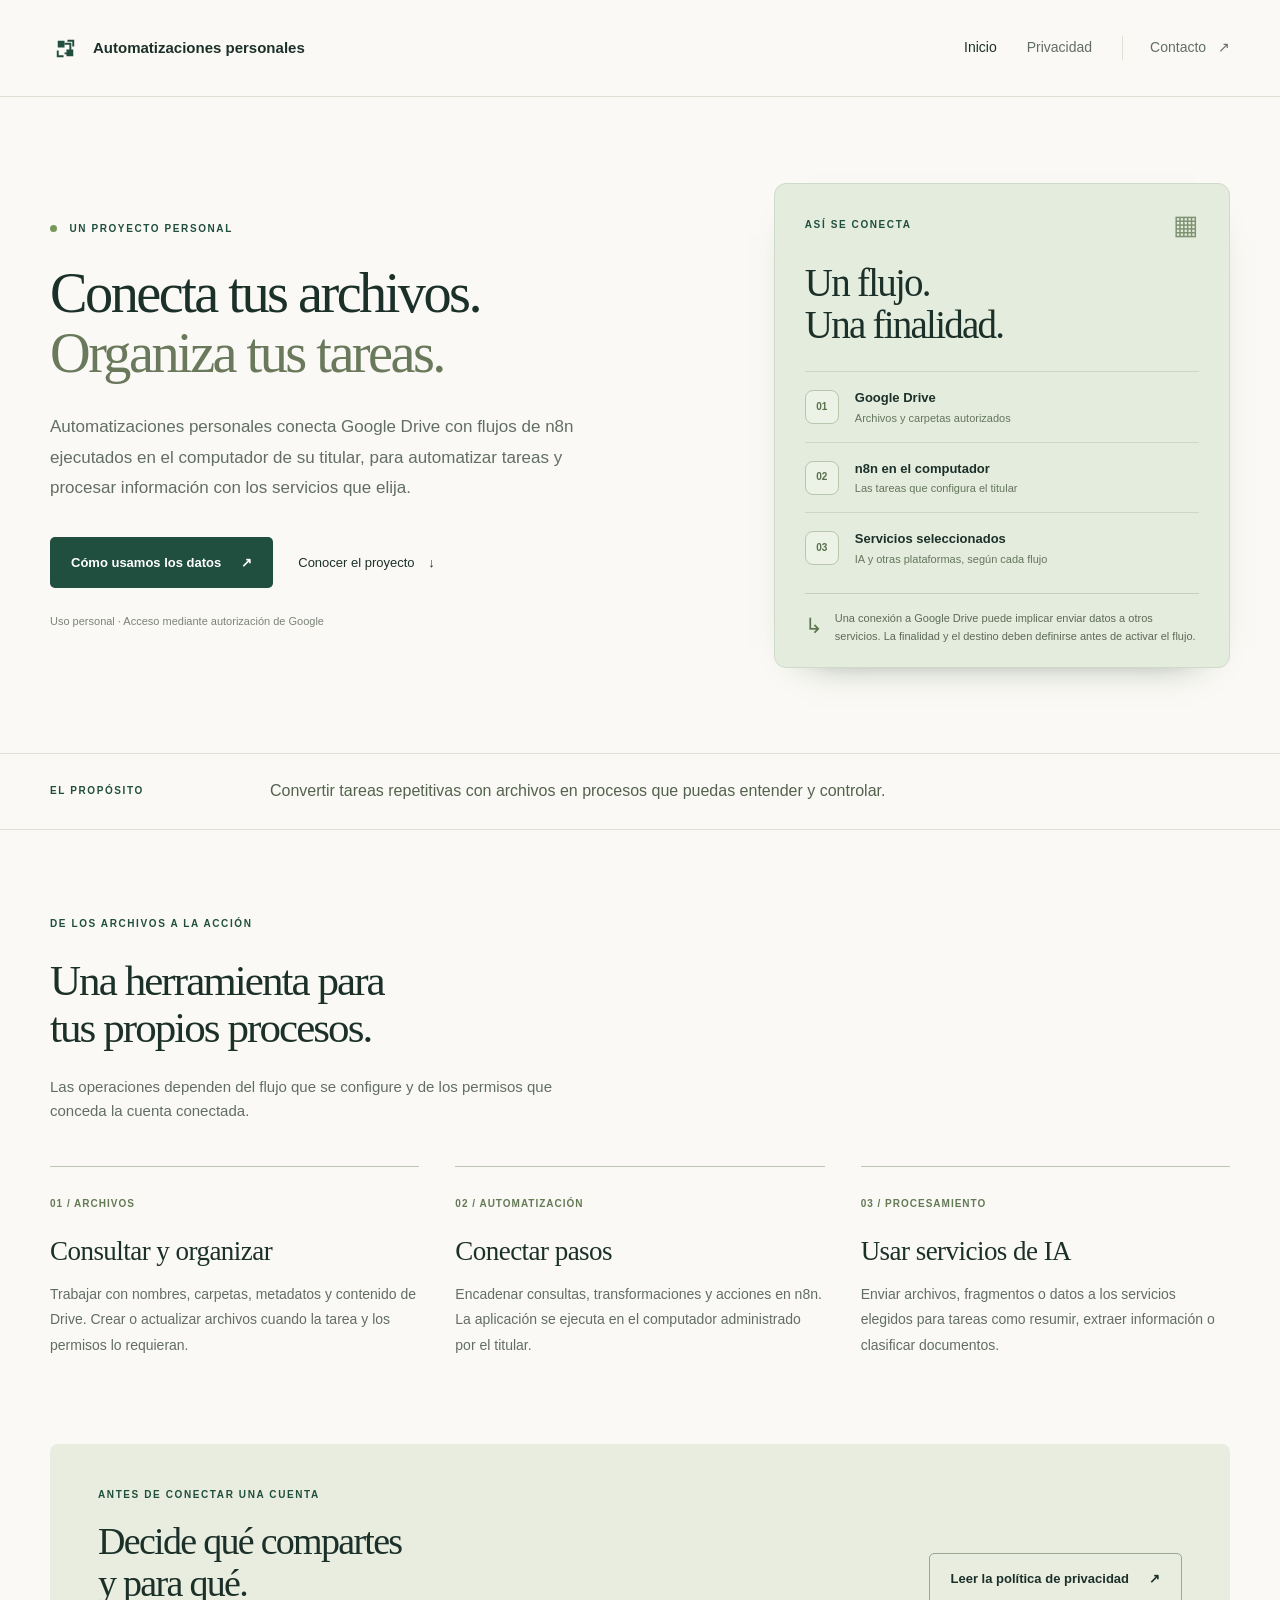
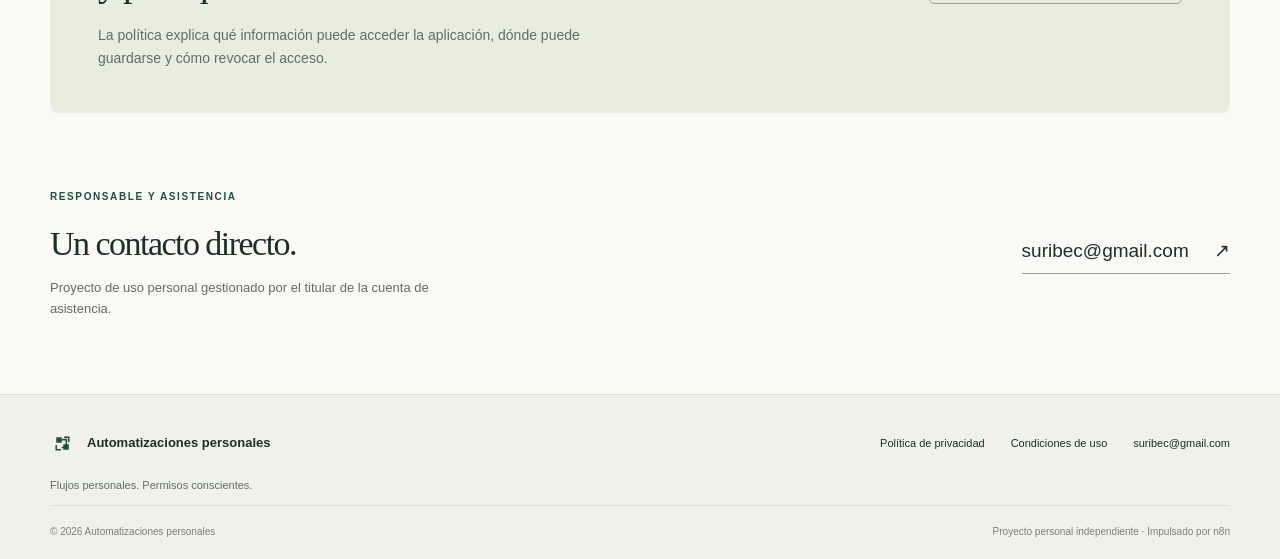
<file: index.html>
<!doctype html>
<html lang="es"><head><meta charset="utf-8"><meta name="viewport" content="width=device-width, initial-scale=1"><meta name="color-scheme" content="light"><title>Automatizaciones personales</title><meta name="description" content="Automatizaciones personales con n8n, Google Drive y servicios de IA elegidos por su titular. Información sobre funcionamiento, permisos y privacidad."><link rel="icon" type="image/svg+xml" href="favicon.svg"><link rel="stylesheet" href="styles.css"></head>
<body><a class="skip-link" href="#contenido">Saltar al contenido</a><header class="site-header"><div class="container header-inner"><a class="brand" href="index.html"><svg viewBox="0 0 32 32" aria-hidden="true"><path d="M8 8h7v7H8zM17 17h7v7h-7z" fill="currentColor"/><path d="M18 8h6v6M8 18v6h6M15 11h6v10h-6" fill="none" stroke="currentColor" stroke-width="2"/></svg><span>Automatizaciones personales</span></a><nav aria-label="Principal"><a href="index.html" aria-current="page">Inicio</a><a href="privacidad.html" >Privacidad</a><a class="contact-link" href="mailto:suribec@gmail.com">Contacto <span aria-hidden="true">↗</span></a></nav></div></header>
<main id="contenido"><section class="hero container"><div class="hero-copy"><p class="eyebrow"><span class="status-dot"></span> UN PROYECTO PERSONAL</p><h1>Conecta tus archivos.<br><span>Organiza tus tareas.</span></h1><p class="hero-description">Automatizaciones personales conecta Google Drive con flujos de n8n ejecutados en el computador de su titular, para automatizar tareas y procesar información con los servicios que elija.</p><div class="hero-actions"><a class="button button-dark" href="privacidad.html">Cómo usamos los datos <span aria-hidden="true">↗</span></a><a class="text-link" href="#funcionamiento">Conocer el proyecto <span aria-hidden="true">↓</span></a></div><p class="hero-note">Uso personal · Acceso mediante autorización de Google</p></div><aside class="flow-panel" aria-labelledby="flow-title"><div class="panel-top"><span class="micro-label">ASÍ SE CONECTA</span><span class="tiny-grid" aria-hidden="true">▦</span></div><h2 id="flow-title">Un flujo.<br>Una finalidad.</h2><ol class="flow-steps"><li><span class="step-symbol" aria-hidden="true">01</span><div><strong>Google Drive</strong><span>Archivos y carpetas autorizados</span></div></li><li><span class="step-symbol" aria-hidden="true">02</span><div><strong>n8n en el computador</strong><span>Las tareas que configura el titular</span></div></li><li><span class="step-symbol" aria-hidden="true">03</span><div><strong>Servicios seleccionados</strong><span>IA y otras plataformas, según cada flujo</span></div></li></ol><div class="panel-note"><span aria-hidden="true">↳</span><p>Una conexión a Google Drive puede implicar enviar datos a otros servicios. La finalidad y el destino deben definirse antes de activar el flujo.</p></div></aside></section>
<section class="purpose-strip"><div class="container strip-inner"><span class="micro-label">EL PROPÓSITO</span><p>Convertir tareas repetitivas con archivos en procesos que puedas entender y controlar.</p></div></section>
<section id="funcionamiento" class="container section"><div class="section-heading"><p class="eyebrow">DE LOS ARCHIVOS A LA ACCIÓN</p><h2>Una herramienta para<br>tus propios procesos.</h2><p>Las operaciones dependen del flujo que se configure y de los permisos que conceda la cuenta conectada.</p></div><div class="feature-grid"><article><span class="feature-number">01 / ARCHIVOS</span><h3>Consultar y organizar</h3><p>Trabajar con nombres, carpetas, metadatos y contenido de Drive. Crear o actualizar archivos cuando la tarea y los permisos lo requieran.</p></article><article><span class="feature-number">02 / AUTOMATIZACIÓN</span><h3>Conectar pasos</h3><p>Encadenar consultas, transformaciones y acciones en n8n. La aplicación se ejecuta en el computador administrado por el titular.</p></article><article><span class="feature-number">03 / PROCESAMIENTO</span><h3>Usar servicios de IA</h3><p>Enviar archivos, fragmentos o datos a los servicios elegidos para tareas como resumir, extraer información o clasificar documentos.</p></article></div></section>
<section class="container privacy-band"><div><p class="eyebrow">ANTES DE CONECTAR UNA CUENTA</p><h2>Decide qué compartes<br>y para qué.</h2><p>La política explica qué información puede acceder la aplicación, dónde puede guardarse y cómo revocar el acceso.</p></div><a class="button button-outline" href="privacidad.html">Leer la política de privacidad <span aria-hidden="true">↗</span></a></section>
<section class="container contact-section"><div><p class="eyebrow">RESPONSABLE Y ASISTENCIA</p><h2>Un contacto directo.</h2><p>Proyecto de uso personal gestionado por el titular de la cuenta de asistencia.</p></div><a class="email-link" href="mailto:suribec@gmail.com">suribec@gmail.com <span aria-hidden="true">↗</span></a></section></main>
<footer class="site-footer"><div class="container footer-grid"><div><a class="brand" href="index.html"><svg viewBox="0 0 32 32" aria-hidden="true"><path d="M8 8h7v7H8zM17 17h7v7h-7z" fill="currentColor"/><path d="M18 8h6v6M8 18v6h6M15 11h6v10h-6" fill="none" stroke="currentColor" stroke-width="2"/></svg><span>Automatizaciones personales</span></a><p>Flujos personales. Permisos conscientes.</p></div><div class="footer-links"><a href="privacidad.html">Política de privacidad</a><a href="terminos.html">Condiciones de uso</a><a href="mailto:suribec@gmail.com">suribec@gmail.com</a></div></div><div class="container footer-bottom"><span>© 2026 Automatizaciones personales</span><span>Proyecto personal independiente · Impulsado por n8n</span></div></footer></body></html>
</file>
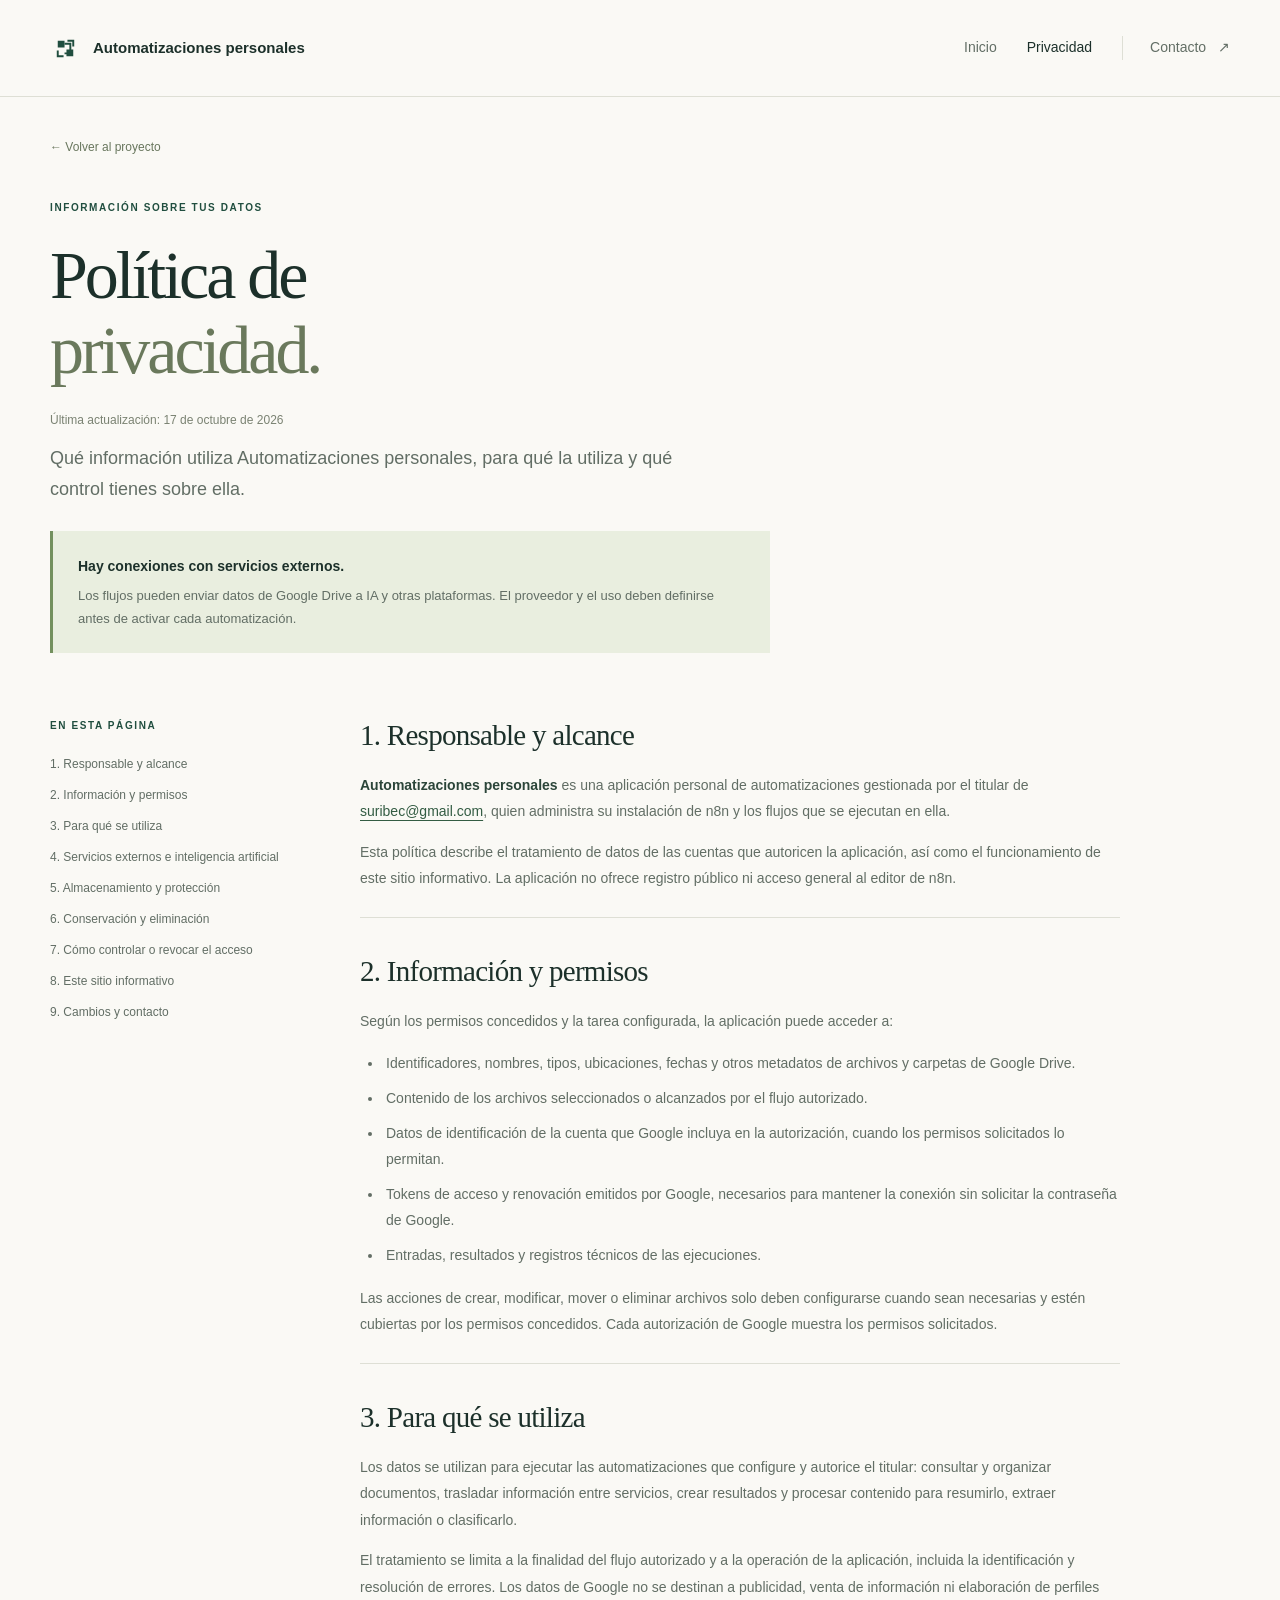
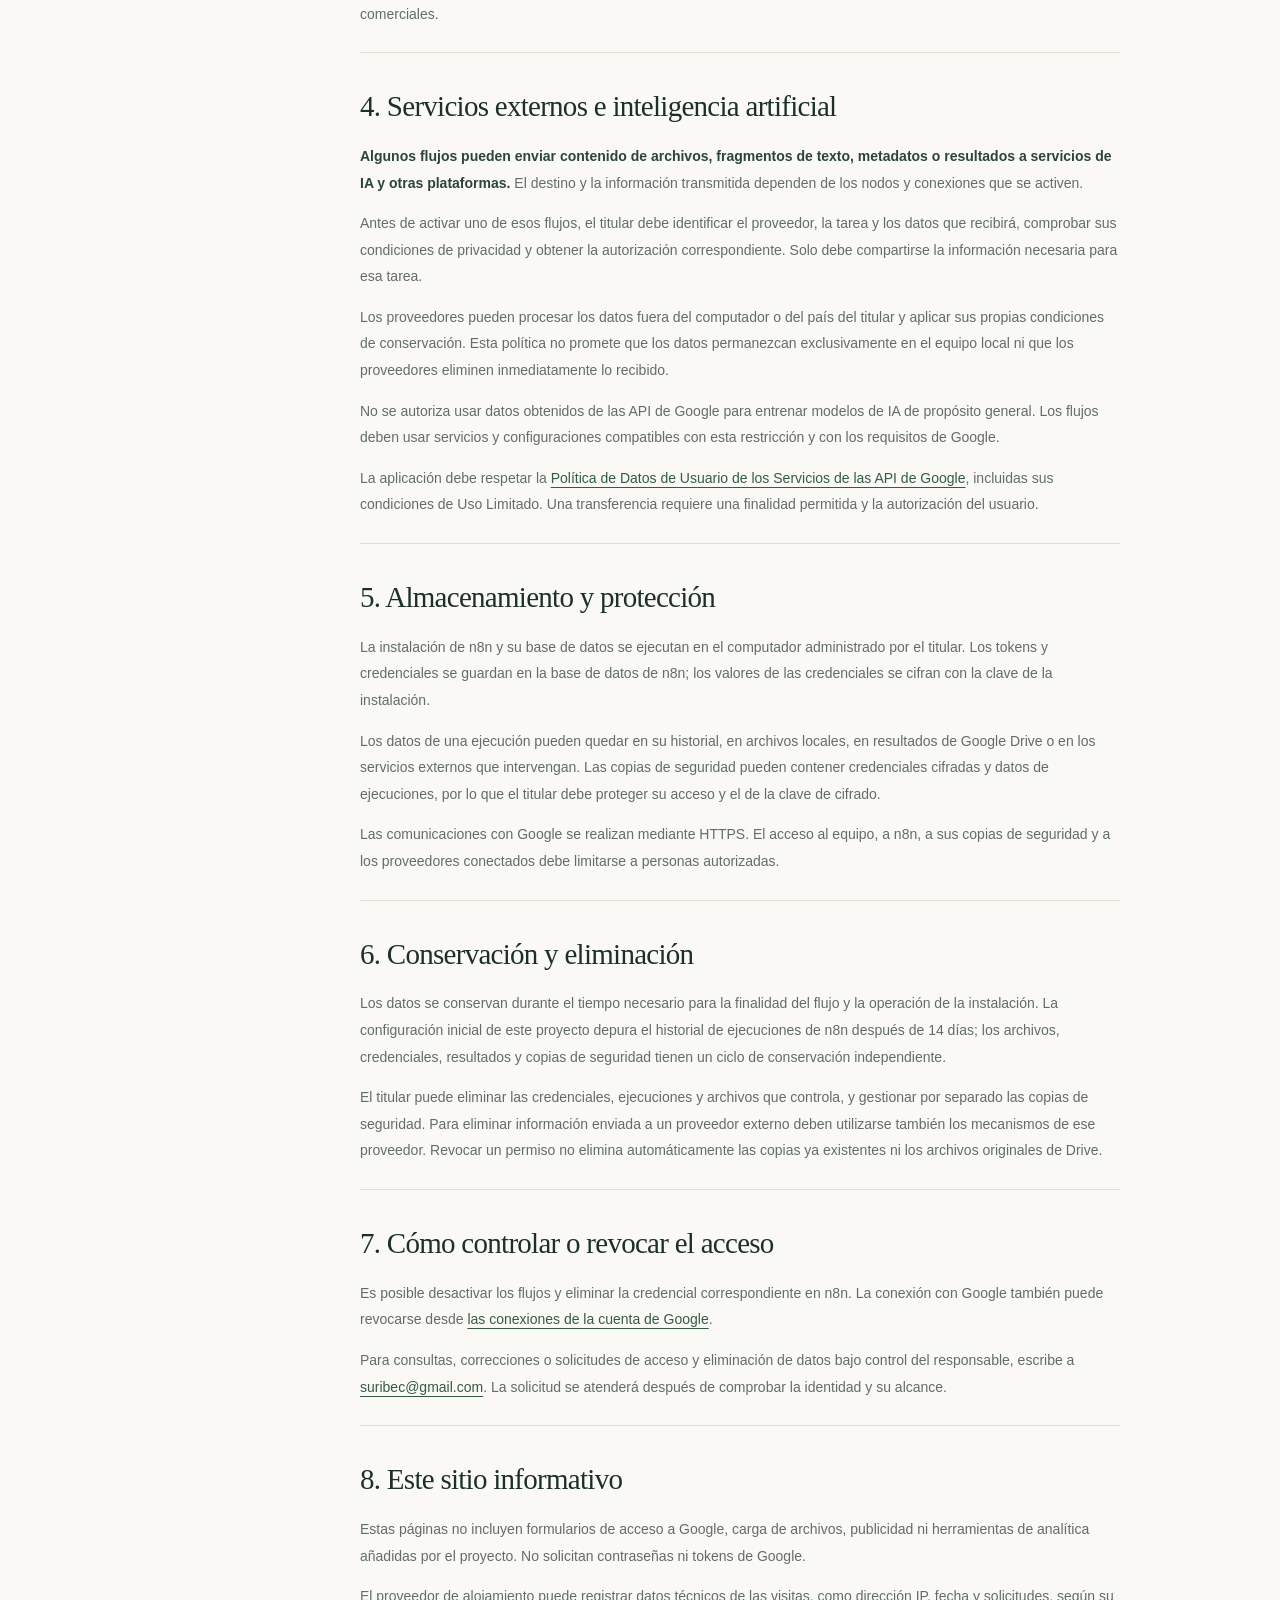
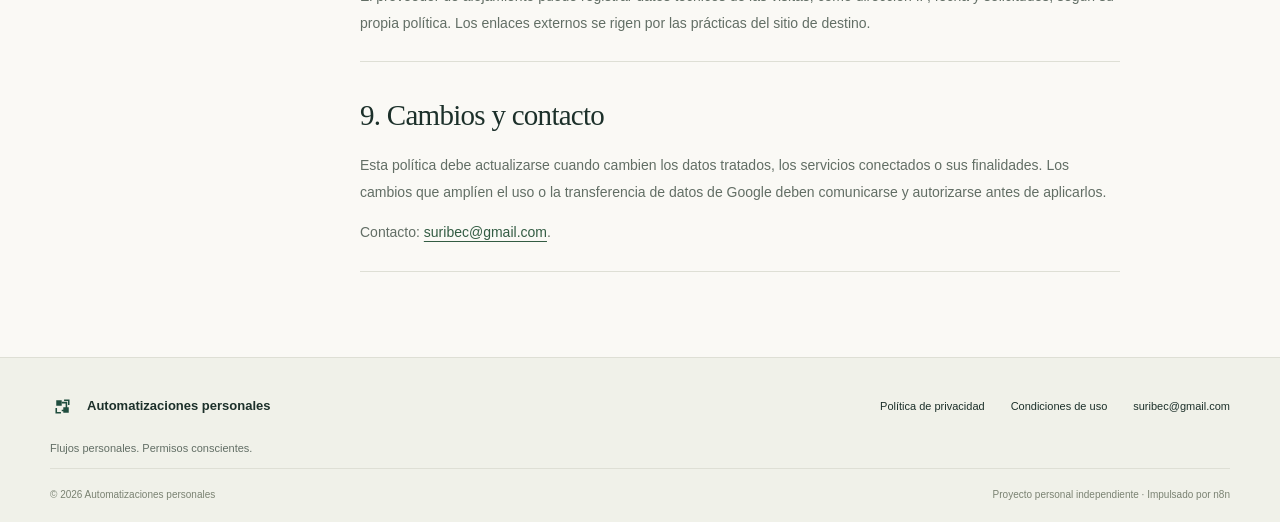
<file: privacidad.html>
<!doctype html>
<html lang="es"><head><meta charset="utf-8"><meta name="viewport" content="width=device-width, initial-scale=1"><meta name="color-scheme" content="light"><title>Política de privacidad | Automatizaciones personales</title><meta name="description" content="Automatizaciones personales con n8n, Google Drive y servicios de IA elegidos por su titular. Información sobre funcionamiento, permisos y privacidad."><link rel="icon" type="image/svg+xml" href="favicon.svg"><link rel="stylesheet" href="styles.css"></head>
<body><a class="skip-link" href="#contenido">Saltar al contenido</a><header class="site-header"><div class="container header-inner"><a class="brand" href="index.html"><svg viewBox="0 0 32 32" aria-hidden="true"><path d="M8 8h7v7H8zM17 17h7v7h-7z" fill="currentColor"/><path d="M18 8h6v6M8 18v6h6M15 11h6v10h-6" fill="none" stroke="currentColor" stroke-width="2"/></svg><span>Automatizaciones personales</span></a><nav aria-label="Principal"><a href="index.html" >Inicio</a><a href="privacidad.html" aria-current="page">Privacidad</a><a class="contact-link" href="mailto:suribec@gmail.com">Contacto <span aria-hidden="true">↗</span></a></nav></div></header>
<main id="contenido" class="container legal-main"><div class="legal-heading"><a class="back-link" href="index.html">← Volver al proyecto</a><p class="eyebrow">INFORMACIÓN SOBRE TUS DATOS</p><h1>Política de<br><span>privacidad.</span></h1><p class="legal-date">Última actualización: 17 de octubre de 2026</p><p class="legal-intro">Qué información utiliza Automatizaciones personales, para qué la utiliza y qué control tienes sobre ella.</p><div class="legal-callout"><strong>Hay conexiones con servicios externos.</strong><p>Los flujos pueden enviar datos de Google Drive a IA y otras plataformas. El proveedor y el uso deben definirse antes de activar cada automatización.</p></div></div><div class="legal-layout"><aside class="legal-toc"><p class="micro-label">EN ESTA PÁGINA</p><nav aria-label="Contenido de la política"><a href="#responsable">1. Responsable y alcance</a><a href="#datos">2. Información y permisos</a><a href="#finalidades">3. Para qué se utiliza</a><a href="#terceros">4. Servicios externos e inteligencia artificial</a><a href="#almacenamiento">5. Almacenamiento y protección</a><a href="#conservacion">6. Conservación y eliminación</a><a href="#control">7. Cómo controlar o revocar el acceso</a><a href="#sitio">8. Este sitio informativo</a><a href="#cambios">9. Cambios y contacto</a></nav></aside><div class="legal-content"><section id="responsable"><h2>1. Responsable y alcance</h2><p><strong>Automatizaciones personales</strong> es una aplicación personal de automatizaciones gestionada por el titular de <a href="mailto:suribec@gmail.com">suribec@gmail.com</a>, quien administra su instalación de n8n y los flujos que se ejecutan en ella.</p><p>Esta política describe el tratamiento de datos de las cuentas que autoricen la aplicación, así como el funcionamiento de este sitio informativo. La aplicación no ofrece registro público ni acceso general al editor de n8n.</p></section><section id="datos"><h2>2. Información y permisos</h2><p>Según los permisos concedidos y la tarea configurada, la aplicación puede acceder a:</p><ul><li>Identificadores, nombres, tipos, ubicaciones, fechas y otros metadatos de archivos y carpetas de Google Drive.</li><li>Contenido de los archivos seleccionados o alcanzados por el flujo autorizado.</li><li>Datos de identificación de la cuenta que Google incluya en la autorización, cuando los permisos solicitados lo permitan.</li><li>Tokens de acceso y renovación emitidos por Google, necesarios para mantener la conexión sin solicitar la contraseña de Google.</li><li>Entradas, resultados y registros técnicos de las ejecuciones.</li></ul><p>Las acciones de crear, modificar, mover o eliminar archivos solo deben configurarse cuando sean necesarias y estén cubiertas por los permisos concedidos. Cada autorización de Google muestra los permisos solicitados.</p></section><section id="finalidades"><h2>3. Para qué se utiliza</h2><p>Los datos se utilizan para ejecutar las automatizaciones que configure y autorice el titular: consultar y organizar documentos, trasladar información entre servicios, crear resultados y procesar contenido para resumirlo, extraer información o clasificarlo.</p><p>El tratamiento se limita a la finalidad del flujo autorizado y a la operación de la aplicación, incluida la identificación y resolución de errores. Los datos de Google no se destinan a publicidad, venta de información ni elaboración de perfiles comerciales.</p></section><section id="terceros"><h2>4. Servicios externos e inteligencia artificial</h2><p><strong>Algunos flujos pueden enviar contenido de archivos, fragmentos de texto, metadatos o resultados a servicios de IA y otras plataformas.</strong> El destino y la información transmitida dependen de los nodos y conexiones que se activen.</p><p>Antes de activar uno de esos flujos, el titular debe identificar el proveedor, la tarea y los datos que recibirá, comprobar sus condiciones de privacidad y obtener la autorización correspondiente. Solo debe compartirse la información necesaria para esa tarea.</p><p>Los proveedores pueden procesar los datos fuera del computador o del país del titular y aplicar sus propias condiciones de conservación. Esta política no promete que los datos permanezcan exclusivamente en el equipo local ni que los proveedores eliminen inmediatamente lo recibido.</p><p>No se autoriza usar datos obtenidos de las API de Google para entrenar modelos de IA de propósito general. Los flujos deben usar servicios y configuraciones compatibles con esta restricción y con los requisitos de Google.</p><p>La aplicación debe respetar la <a href="https://developers.google.com/terms/api-services-user-data-policy" target="_blank" rel="noopener noreferrer">Política de Datos de Usuario de los Servicios de las API de Google</a>, incluidas sus condiciones de Uso Limitado. Una transferencia requiere una finalidad permitida y la autorización del usuario.</p></section><section id="almacenamiento"><h2>5. Almacenamiento y protección</h2><p>La instalación de n8n y su base de datos se ejecutan en el computador administrado por el titular. Los tokens y credenciales se guardan en la base de datos de n8n; los valores de las credenciales se cifran con la clave de la instalación.</p><p>Los datos de una ejecución pueden quedar en su historial, en archivos locales, en resultados de Google Drive o en los servicios externos que intervengan. Las copias de seguridad pueden contener credenciales cifradas y datos de ejecuciones, por lo que el titular debe proteger su acceso y el de la clave de cifrado.</p><p>Las comunicaciones con Google se realizan mediante HTTPS. El acceso al equipo, a n8n, a sus copias de seguridad y a los proveedores conectados debe limitarse a personas autorizadas.</p></section><section id="conservacion"><h2>6. Conservación y eliminación</h2><p>Los datos se conservan durante el tiempo necesario para la finalidad del flujo y la operación de la instalación. La configuración inicial de este proyecto depura el historial de ejecuciones de n8n después de 14 días; los archivos, credenciales, resultados y copias de seguridad tienen un ciclo de conservación independiente.</p><p>El titular puede eliminar las credenciales, ejecuciones y archivos que controla, y gestionar por separado las copias de seguridad. Para eliminar información enviada a un proveedor externo deben utilizarse también los mecanismos de ese proveedor. Revocar un permiso no elimina automáticamente las copias ya existentes ni los archivos originales de Drive.</p></section><section id="control"><h2>7. Cómo controlar o revocar el acceso</h2><p>Es posible desactivar los flujos y eliminar la credencial correspondiente en n8n. La conexión con Google también puede revocarse desde <a href="https://myaccount.google.com/connections" target="_blank" rel="noopener noreferrer">las conexiones de la cuenta de Google</a>.</p><p>Para consultas, correcciones o solicitudes de acceso y eliminación de datos bajo control del responsable, escribe a <a href="mailto:suribec@gmail.com">suribec@gmail.com</a>. La solicitud se atenderá después de comprobar la identidad y su alcance.</p></section><section id="sitio"><h2>8. Este sitio informativo</h2><p>Estas páginas no incluyen formularios de acceso a Google, carga de archivos, publicidad ni herramientas de analítica añadidas por el proyecto. No solicitan contraseñas ni tokens de Google.</p><p>El proveedor de alojamiento puede registrar datos técnicos de las visitas, como dirección IP, fecha y solicitudes, según su propia política. Los enlaces externos se rigen por las prácticas del sitio de destino.</p></section><section id="cambios"><h2>9. Cambios y contacto</h2><p>Esta política debe actualizarse cuando cambien los datos tratados, los servicios conectados o sus finalidades. Los cambios que amplíen el uso o la transferencia de datos de Google deben comunicarse y autorizarse antes de aplicarlos.</p><p>Contacto: <a href="mailto:suribec@gmail.com">suribec@gmail.com</a>.</p></section></div></div></main>
<footer class="site-footer"><div class="container footer-grid"><div><a class="brand" href="index.html"><svg viewBox="0 0 32 32" aria-hidden="true"><path d="M8 8h7v7H8zM17 17h7v7h-7z" fill="currentColor"/><path d="M18 8h6v6M8 18v6h6M15 11h6v10h-6" fill="none" stroke="currentColor" stroke-width="2"/></svg><span>Automatizaciones personales</span></a><p>Flujos personales. Permisos conscientes.</p></div><div class="footer-links"><a href="privacidad.html">Política de privacidad</a><a href="terminos.html">Condiciones de uso</a><a href="mailto:suribec@gmail.com">suribec@gmail.com</a></div></div><div class="container footer-bottom"><span>© 2026 Automatizaciones personales</span><span>Proyecto personal independiente · Impulsado por n8n</span></div></footer></body></html>
</file>
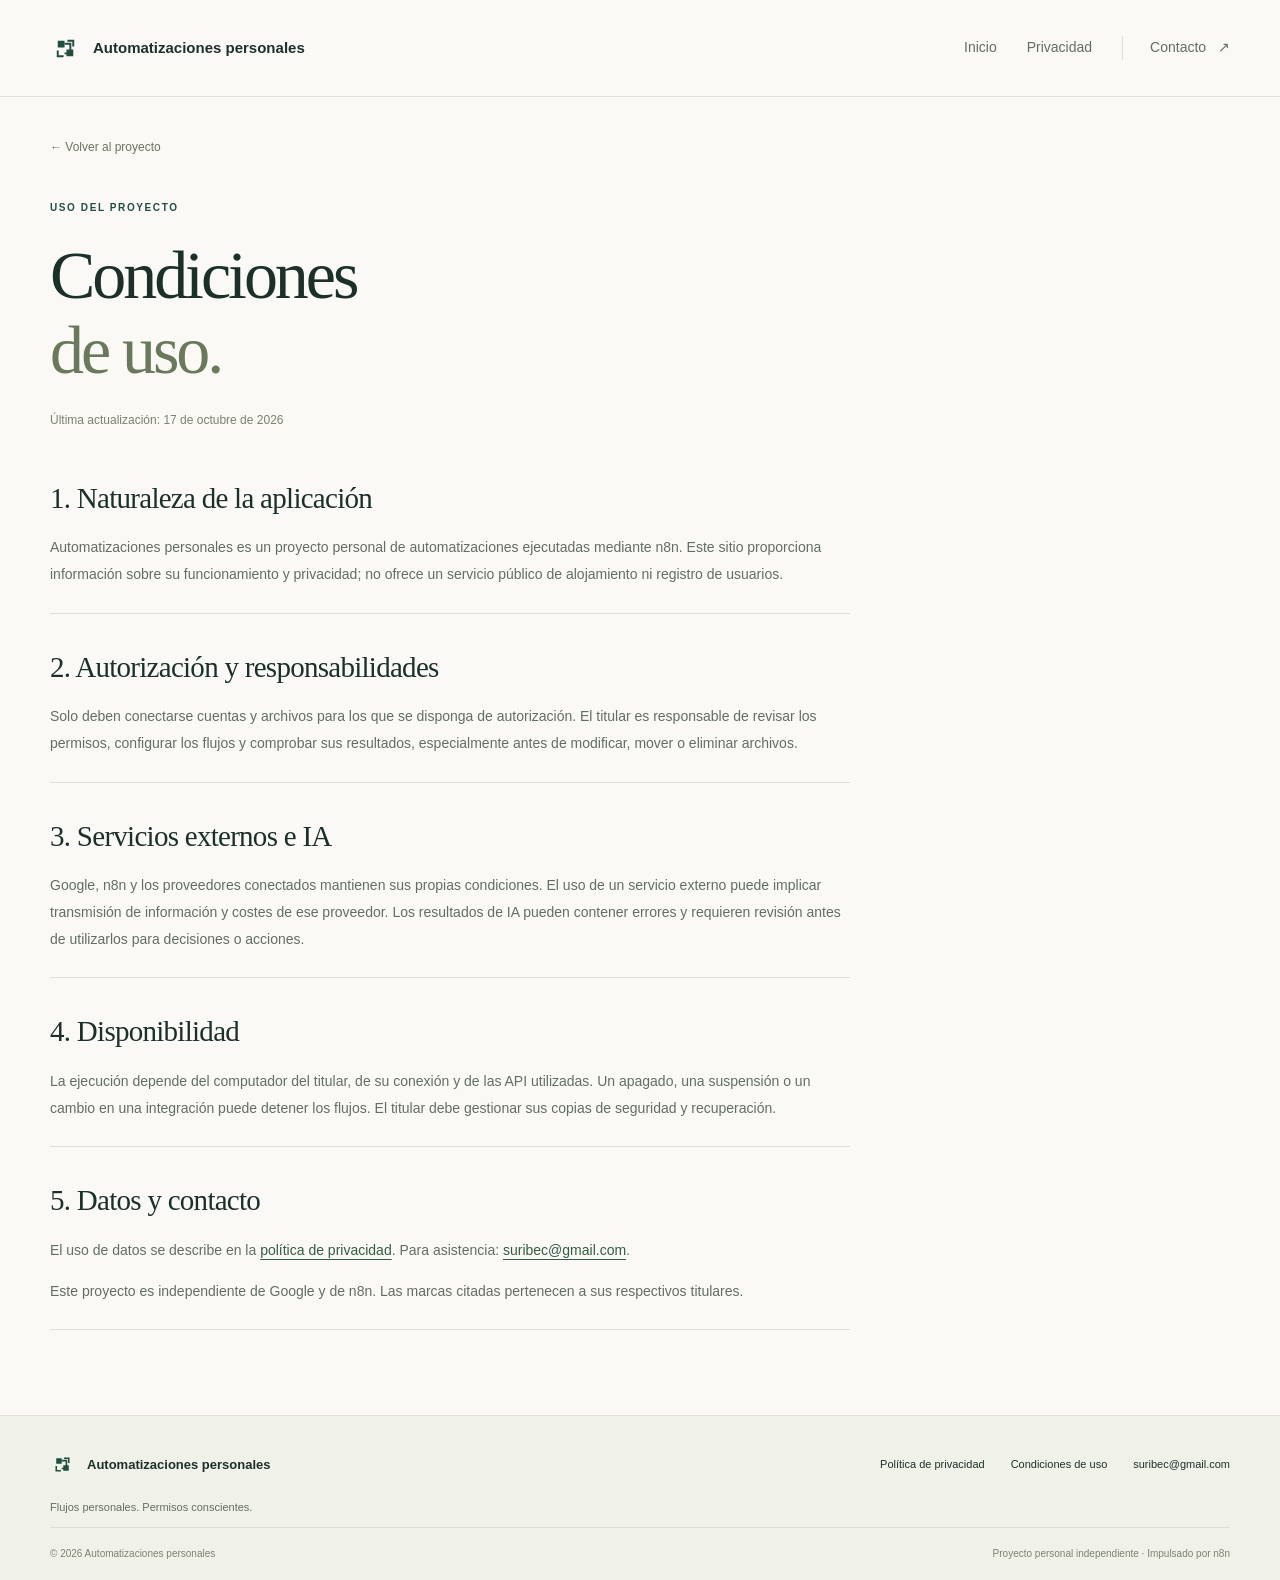
<file: terminos.html>
<!doctype html>
<html lang="es"><head><meta charset="utf-8"><meta name="viewport" content="width=device-width, initial-scale=1"><meta name="color-scheme" content="light"><title>Condiciones de uso | Automatizaciones personales</title><meta name="description" content="Automatizaciones personales con n8n, Google Drive y servicios de IA elegidos por su titular. Información sobre funcionamiento, permisos y privacidad."><link rel="icon" type="image/svg+xml" href="favicon.svg"><link rel="stylesheet" href="styles.css"></head>
<body><a class="skip-link" href="#contenido">Saltar al contenido</a><header class="site-header"><div class="container header-inner"><a class="brand" href="index.html"><svg viewBox="0 0 32 32" aria-hidden="true"><path d="M8 8h7v7H8zM17 17h7v7h-7z" fill="currentColor"/><path d="M18 8h6v6M8 18v6h6M15 11h6v10h-6" fill="none" stroke="currentColor" stroke-width="2"/></svg><span>Automatizaciones personales</span></a><nav aria-label="Principal"><a href="index.html" >Inicio</a><a href="privacidad.html" >Privacidad</a><a class="contact-link" href="mailto:suribec@gmail.com">Contacto <span aria-hidden="true">↗</span></a></nav></div></header>
<main id="contenido" class="container legal-main compact-legal"><div class="legal-heading"><a class="back-link" href="index.html">← Volver al proyecto</a><p class="eyebrow">USO DEL PROYECTO</p><h1>Condiciones<br><span>de uso.</span></h1><p class="legal-date">Última actualización: 17 de octubre de 2026</p></div><div class="legal-content"><section><h2>1. Naturaleza de la aplicación</h2><p>Automatizaciones personales es un proyecto personal de automatizaciones ejecutadas mediante n8n. Este sitio proporciona información sobre su funcionamiento y privacidad; no ofrece un servicio público de alojamiento ni registro de usuarios.</p></section><section><h2>2. Autorización y responsabilidades</h2><p>Solo deben conectarse cuentas y archivos para los que se disponga de autorización. El titular es responsable de revisar los permisos, configurar los flujos y comprobar sus resultados, especialmente antes de modificar, mover o eliminar archivos.</p></section><section><h2>3. Servicios externos e IA</h2><p>Google, n8n y los proveedores conectados mantienen sus propias condiciones. El uso de un servicio externo puede implicar transmisión de información y costes de ese proveedor. Los resultados de IA pueden contener errores y requieren revisión antes de utilizarlos para decisiones o acciones.</p></section><section><h2>4. Disponibilidad</h2><p>La ejecución depende del computador del titular, de su conexión y de las API utilizadas. Un apagado, una suspensión o un cambio en una integración puede detener los flujos. El titular debe gestionar sus copias de seguridad y recuperación.</p></section><section><h2>5. Datos y contacto</h2><p>El uso de datos se describe en la <a href="privacidad.html">política de privacidad</a>. Para asistencia: <a href="mailto:suribec@gmail.com">suribec@gmail.com</a>.</p><p>Este proyecto es independiente de Google y de n8n. Las marcas citadas pertenecen a sus respectivos titulares.</p></section></div></main>
<footer class="site-footer"><div class="container footer-grid"><div><a class="brand" href="index.html"><svg viewBox="0 0 32 32" aria-hidden="true"><path d="M8 8h7v7H8zM17 17h7v7h-7z" fill="currentColor"/><path d="M18 8h6v6M8 18v6h6M15 11h6v10h-6" fill="none" stroke="currentColor" stroke-width="2"/></svg><span>Automatizaciones personales</span></a><p>Flujos personales. Permisos conscientes.</p></div><div class="footer-links"><a href="privacidad.html">Política de privacidad</a><a href="terminos.html">Condiciones de uso</a><a href="mailto:suribec@gmail.com">suribec@gmail.com</a></div></div><div class="container footer-bottom"><span>© 2026 Automatizaciones personales</span><span>Proyecto personal independiente · Impulsado por n8n</span></div></footer></body></html>
</file>
<file: styles.css>
@charset "UTF-8";
:root{--bg:#faf9f5;--ink:#1c302a;--muted:#626e65;--green:#204e3f;--line:#dedfd5;--mint:#e4ecdd;--paper:#fffefa;--serif:Georgia,'Times New Roman',serif;--sans:'Segoe UI',Arial,sans-serif}
*{box-sizing:border-box}html{scroll-behavior:smooth;scroll-padding-top:105px}body{margin:0;background:var(--bg);color:var(--ink);font-family:var(--sans);font-size:16px;line-height:1.65}a{color:inherit;text-underline-offset:4px}a:focus-visible{outline:3px solid #597845;outline-offset:5px}svg{display:block}h1,h2,h3,p{margin-top:0}h1,h2,h3{line-height:1.1}h1,h2{font-weight:400;letter-spacing:-.045em}h1 span{color:#6a795c}p{color:var(--muted)}.container{width:min(1180px,calc(100% - 96px));margin-inline:auto}.site-header{background:rgba(250,249,245,.97);border-bottom:1px solid var(--line)}.header-inner{min-height:96px;display:flex;justify-content:space-between;align-items:center;gap:30px}.brand{display:inline-flex;align-items:center;gap:12px;font-size:15px;font-weight:650;text-decoration:none;line-height:1.25}.brand svg{width:31px;height:31px;color:var(--green);flex:none}nav{display:flex;gap:30px;align-items:center}nav a{text-decoration:none;font-size:14px;color:var(--muted)}nav a:hover,nav a[aria-current=page]{color:var(--ink)}.contact-link{border-left:1px solid var(--line);padding-left:27px}.contact-link span{margin-left:8px}.hero{padding-top:86px;padding-bottom:85px;display:grid;grid-template-columns:minmax(0,1.42fr) minmax(0,1fr);gap:76px;align-items:center}.eyebrow,.micro-label{font-size:10px;letter-spacing:.16em;font-weight:700;color:var(--green);text-transform:uppercase}.eyebrow{margin-bottom:25px}.status-dot{display:inline-block;width:7px;height:7px;border-radius:50%;background:#75985a;margin-right:8px}.hero h1{font-family:var(--serif);font-size:clamp(47px,4.4vw,66px);line-height:1.08;margin-bottom:28px}.hero-description{max-width:540px;font-size:17px;line-height:1.8}.hero-actions{display:flex;gap:25px;align-items:center;flex-wrap:wrap;margin-top:33px}.button{display:inline-flex;justify-content:space-between;gap:20px;align-items:center;min-height:51px;padding:12px 21px;border-radius:5px;font-size:13px;font-weight:600;text-decoration:none;transition:background .15s,transform .15s}.button:hover{transform:translateY(-2px)}.button-dark{background:var(--green);color:white}.button-dark:hover{background:#153d30}.button-outline{border:1px solid #9ba78e;color:var(--ink);white-space:nowrap}.button-outline:hover{background:#dce5d4}.text-link{font-size:13px;text-decoration:none}.text-link span{margin-left:10px}.hero-note{font-size:11px;margin-top:24px;margin-bottom:0;color:#7b8377}.flow-panel{background:var(--mint);border:1px solid #d0daca;border-radius:12px;padding:28px 30px 22px;position:relative;box-shadow:0 16px 40px -35px #1f3b24}.panel-top{display:flex;justify-content:space-between;align-items:center;margin-bottom:23px}.tiny-grid{font-size:27px;line-height:1;color:#7f9271}.flow-panel h2{font-family:var(--serif);font-size:39px;line-height:1.08;margin-bottom:25px}.flow-steps{list-style:none;padding:0;margin:0}.flow-steps li{display:flex;gap:16px;padding:15px 0;position:relative;align-items:center;border-top:1px solid #ccd7c5}.step-symbol{display:grid;place-items:center;flex:none;width:34px;height:34px;border:1px solid #b7c6ac;border-radius:8px;font-size:10px;font-weight:700;color:#567049;background:#edf2e7}.flow-steps strong{display:block;font-size:13px;font-weight:650}.flow-steps li div>span{display:block;font-size:11px;color:#65765d}.panel-note{border-top:1px solid #c5d0bd;margin-top:10px;padding-top:15px;display:flex;gap:12px}.panel-note>span{font-size:21px;color:#5c7650}.panel-note p{font-size:11px;line-height:1.65;margin:0;color:#5c6b56}.purpose-strip{border-block:1px solid var(--line)}.strip-inner{display:grid;grid-template-columns:180px 1fr;align-items:center;gap:40px;padding-block:24px}.strip-inner p{font-size:16px;margin:0;color:#53634d;max-width:650px}.section{padding-block:86px}.section-heading{max-width:660px}.section-heading h2,.privacy-band h2,.contact-section h2{font-family:var(--serif);font-size:43px;margin-bottom:23px}.section-heading>p:last-child{max-width:550px;font-size:15px}.feature-grid{display:grid;grid-template-columns:repeat(3,minmax(0,1fr));gap:36px;margin-top:42px}.feature-grid article{border-top:1px solid #bec7b5;padding-top:22px}.feature-number{font-size:10px;color:#637a55;letter-spacing:.1em;font-weight:600}.feature-grid h3{font-family:var(--serif);font-weight:400;font-size:27px;letter-spacing:-.02em;margin-top:21px;margin-bottom:16px}.feature-grid p{font-size:14px;line-height:1.8;margin-bottom:0}.privacy-band{display:flex;align-items:center;justify-content:space-between;gap:55px;background:#e8eddf;border-radius:8px;padding:43px 48px;margin-bottom:76px}.privacy-band .eyebrow{margin-bottom:18px}.privacy-band h2{font-size:38px;margin-bottom:19px}.privacy-band p:last-child{font-size:14px;max-width:510px;margin-bottom:0}.contact-section{display:flex;align-items:center;justify-content:space-between;gap:40px;padding-bottom:74px}.contact-section .eyebrow{margin-bottom:19px}.contact-section h2{font-size:34px;margin-bottom:15px}.contact-section p:last-child{font-size:13px;max-width:420px;margin-bottom:0}.email-link{font-size:19px;text-decoration:none;border-bottom:1px solid #9aa88c;padding-bottom:6px;white-space:nowrap}.email-link span{margin-left:20px}.site-footer{border-top:1px solid var(--line);padding-top:36px;background:#f0f1e9}.footer-grid{display:flex;justify-content:space-between;gap:35px}.site-footer .brand{font-size:13px}.site-footer .brand svg{width:25px;height:25px}.footer-grid p{font-size:11px;margin-top:12px}.footer-links{display:flex;gap:26px;align-items:flex-start;flex-wrap:wrap;padding-top:3px}.footer-links a{font-size:11px;text-decoration:none}.footer-links a:hover{text-decoration:underline}.footer-bottom{display:flex;justify-content:space-between;gap:20px;border-top:1px solid var(--line);padding-block:18px;font-size:10px;color:#7a8272}.skip-link{position:absolute;left:20px;top:-100px;background:var(--ink);color:white;padding:10px;z-index:10}.skip-link:focus{top:10px}.legal-main{padding-top:36px;padding-bottom:85px}.back-link{font-size:12px;color:#68765d;display:inline-block;margin-bottom:42px;text-decoration:none}.legal-heading{max-width:780px}.legal-heading .eyebrow{margin-bottom:22px}.legal-heading h1{font-family:var(--serif);font-size:68px;margin-bottom:23px}.legal-date{font-size:12px;color:#7a8272}.legal-intro{font-size:18px;line-height:1.75;max-width:650px;margin-bottom:25px}.legal-callout{padding:22px 25px;border-left:3px solid #73905e;background:#e9eedf;max-width:720px}.legal-callout strong{font-size:14px}.legal-callout p{font-size:13px;margin:5px 0 0;line-height:1.8}.legal-layout{display:grid;grid-template-columns:245px minmax(0,1fr);gap:65px;margin-top:65px}.legal-toc{align-self:start;position:sticky;top:35px}.legal-toc nav{display:flex;flex-direction:column;align-items:flex-start;gap:13px;margin-top:21px}.legal-toc nav a{font-size:12px;line-height:1.5}.legal-content{max-width:760px}.legal-content section{margin-bottom:36px;padding-bottom:25px;border-bottom:1px solid var(--line)}.legal-content section:last-child{margin-bottom:0}.legal-content h2{font-family:var(--serif);font-size:29px;letter-spacing:-.025em;line-height:1.2;margin-bottom:19px}.legal-content p,.legal-content li{font-size:14px;line-height:1.9}.legal-content p:last-child{margin-bottom:0}.legal-content strong{color:#2b4539}.legal-content a{overflow-wrap:anywhere;color:#335c43}.legal-content ul{padding-left:23px;color:var(--muted)}.legal-content li{padding-left:3px;margin-bottom:8px}.compact-legal .legal-content{margin-top:50px;max-width:800px}
@media(min-width:1450px){.hero{padding-top:110px;padding-bottom:105px}}
@media(max-width:1000px){.container{width:calc(100% - 64px)}.hero{gap:35px;grid-template-columns:1.25fr 1fr}.hero h1{font-size:49px}.flow-panel{padding:25px 23px 20px}.hero-description{font-size:15px}.hero-actions{gap:18px}.feature-grid{gap:25px}.privacy-band{padding:35px;gap:30px;align-items:flex-start;flex-direction:column}.footer-links{gap:17px}.legal-layout{gap:35px;grid-template-columns:215px minmax(0,1fr)}}
@media(max-width:700px){.container{width:calc(100% - 40px)}.header-inner{min-height:82px;gap:15px;flex-wrap:wrap;padding-block:19px}.brand{font-size:13px;gap:9px}.brand svg{width:26px;height:26px}nav{gap:19px}nav a{font-size:12px}.contact-link{border:0;padding-left:0}.hero{grid-template-columns:1fr;gap:38px;padding-top:45px;padding-bottom:45px}.hero h1{font-size:47px}.eyebrow{font-size:9px;margin-bottom:21px}.hero-description{font-size:15px}.hero-actions{margin-top:27px}.hero-note{font-size:10px}.flow-panel{max-width:460px;width:100%;padding:25px}.flow-panel h2{font-size:35px}.flow-steps strong{font-size:14px}.flow-steps li div>span{font-size:12px}.panel-note p{font-size:12px}.strip-inner{grid-template-columns:1fr;gap:9px;padding-block:22px}.strip-inner p{font-size:14px}.section{padding-block:52px}.section-heading h2{font-size:36px}.section-heading>p:last-child{font-size:14px}.feature-grid{grid-template-columns:1fr;gap:28px;margin-top:30px}.feature-grid h3{margin-top:15px;margin-bottom:12px}.privacy-band{padding:28px 25px;margin-bottom:45px;gap:25px}.privacy-band h2{font-size:33px}.button-outline{white-space:normal;font-size:12px}.contact-section{flex-direction:column;align-items:flex-start;gap:23px;padding-bottom:45px}.email-link{font-size:18px;white-space:normal;overflow-wrap:anywhere}.footer-grid{flex-direction:column;gap:15px}.footer-links{flex-direction:column;gap:10px;padding-bottom:25px}.footer-bottom{flex-direction:column;gap:6px}.legal-main{padding-top:25px;padding-bottom:40px}.back-link{margin-bottom:30px}.legal-heading h1{font-size:50px}.legal-intro{font-size:16px}.legal-layout{grid-template-columns:1fr;gap:35px;margin-top:35px}.legal-toc{position:static;border-bottom:1px solid var(--line);padding-bottom:25px}.legal-toc nav{gap:11px}.legal-content h2{font-size:27px}.legal-content p,.legal-content li{font-size:14px}.legal-callout{padding:18px 20px}.compact-legal .legal-content{margin-top:35px}}
@media(prefers-reduced-motion:reduce){html{scroll-behavior:auto}.button{transition:none}}
</file>
